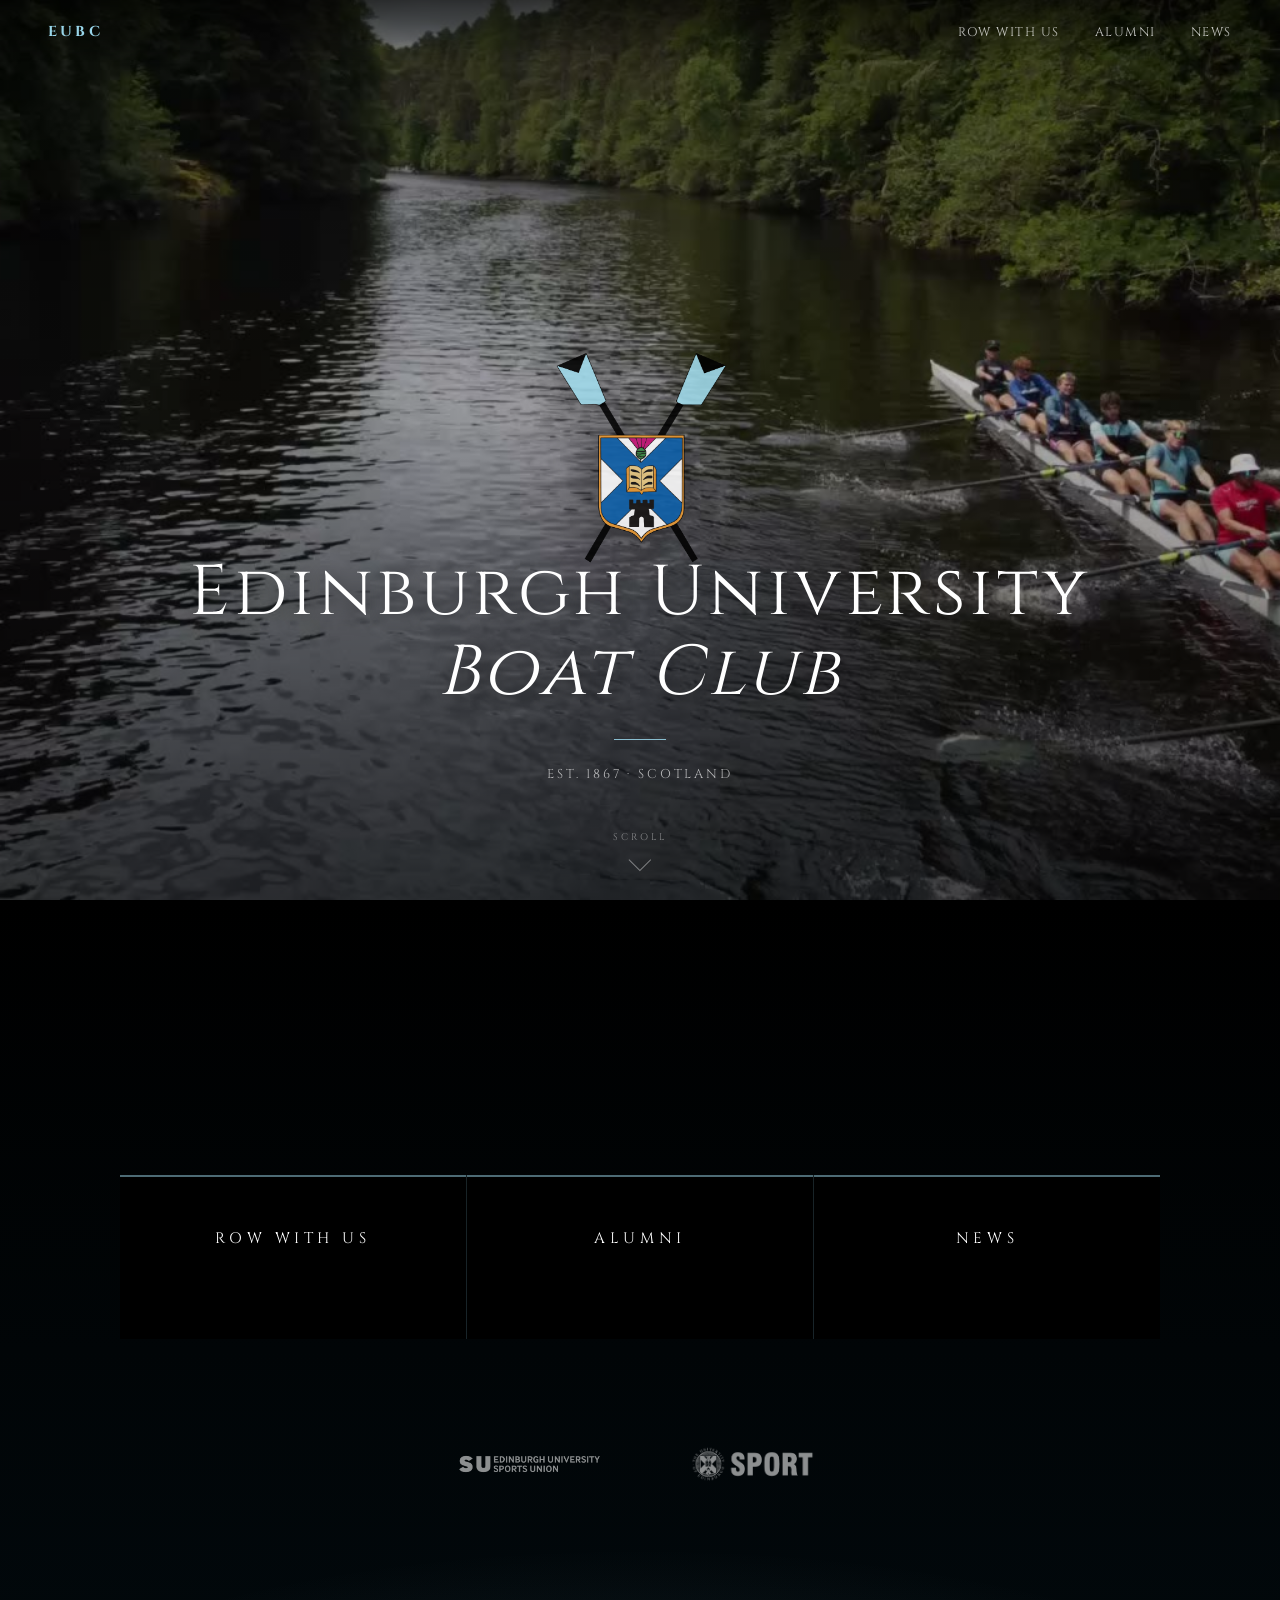
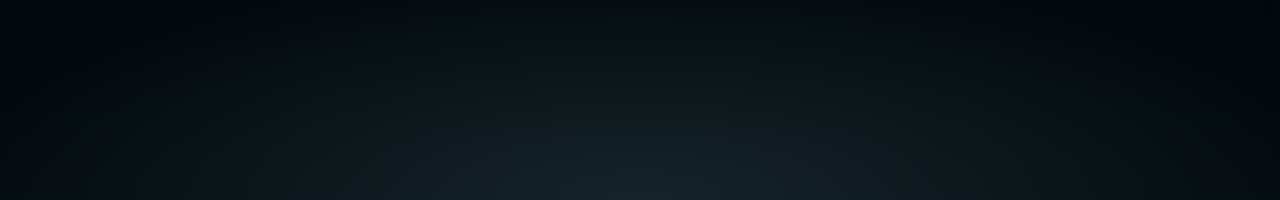
<file: index.html>
<!DOCTYPE html>
<html lang="en">
<head>
  <meta charset="UTF-8" />
  <meta name="viewport" content="width=device-width, initial-scale=1.0" />
  <title>Edinburgh University Boat Club</title>
  <!-- Paint the hero instantly with a poster while the video streams in -->
  <link rel="preload" as="image" href="images/hero-poster.jpg" fetchpriority="high" />
  <link rel="preconnect" href="https://fonts.googleapis.com" />
  <link rel="preconnect" href="https://fonts.gstatic.com" crossorigin />
  <link href="https://fonts.googleapis.com/css2?family=Cinzel:wght@400;600;700&display=swap" rel="stylesheet" />
  <style>
    *, *::before, *::after { box-sizing: border-box; margin: 0; padding: 0; }

    :root {
      --black:  #000000;
      --accent: #99d6ea;
      --white:  #FFFFFF;
    }

    html { scroll-behavior: smooth; }

    body {
      font-family: 'Trajan Pro', 'Trajan', 'Cinzel', Georgia, serif;
      background: var(--black);
      color: var(--white);
      overflow-x: hidden;
    }

    /* ── NAV ── */
    nav {
      position: fixed;
      top: 0; left: 0; right: 0;
      z-index: 100;
      display: flex;
      align-items: center;
      justify-content: space-between;
      padding: 1.25rem 3rem;
      background: linear-gradient(to bottom, rgba(0,0,0,0.6) 0%, transparent 100%);
      transition: background 0.4s;
    }
    nav.scrolled { background: linear-gradient(to bottom, rgba(0,0,0,0.95) 0%, rgba(0,0,0,0.75) 100%); }

    .nav-logo {
      font-size: 0.9rem;
      font-weight: 700;
      letter-spacing: 0.22em;
      text-transform: uppercase;
      color: var(--accent);
      text-decoration: none;
    }

    .nav-links { display: flex; gap: 2.2rem; list-style: none; }
    .nav-links a {
      color: rgba(255,255,255,0.75);
      text-decoration: none;
      font-size: 0.78rem;
      letter-spacing: 0.12em;
      text-transform: uppercase;
      transition: color 0.2s;
    }
    .nav-links a:hover { color: var(--accent); }

    /* ── HERO ── */
    .hero {
      position: relative;
      width: 100%;
      height: 100vh;
      overflow: hidden;
      display: flex;
      align-items: center;
      justify-content: center;
    }

    .hero video {
      position: absolute;
      inset: 0;
      width: 100%;
      height: 100%;
      object-fit: cover;
      object-position: center;
    }

    .hero-overlay {
      position: absolute;
      inset: 0;
      background: linear-gradient(
        to bottom,
        rgba(0,0,0,0.5) 0%,
        rgba(0,0,0,0.25) 45%,
        rgba(0,0,0,0.6) 100%
      );
    }

    /* Logo — pinned to true centre of hero */
    .hero-logo-wrap {
      position: absolute;
      top: 50%;
      left: 50%;
      transform: translate(-50%, -50%);
      z-index: 2;
    }

    .eubc-logo {
      width: clamp(140px, 20vw, 260px);
      opacity: 0.88;
      filter: drop-shadow(0 4px 24px rgba(0,0,0,0.55));
      display: block;
    }

    /* Text — anchored to lower portion of hero */
    .hero-content {
      position: absolute;
      bottom: 13%;
      left: 50%;
      transform: translateX(-50%);
      z-index: 2;
      display: flex;
      flex-direction: column;
      align-items: center;
      text-align: center;
      padding: 0 1.5rem;
      width: 100%;
    }

    .hero-title {
      font-size: clamp(2rem, 5.5vw, 4.4rem);
      font-weight: 400;
      line-height: 1.14;
      letter-spacing: 0.05em;
      color: var(--white);
      text-shadow: 0 2px 20px rgba(0,0,0,0.5);
    }

    .hero-title span {
      display: block;
      color: var(--white);
      font-style: italic;
    }

    .hero-rule {
      width: 52px;
      height: 1.5px;
      background: var(--accent);
      margin: 1.6rem auto;
      opacity: 0.85;
    }

    .hero-sub {
      font-size: 0.8rem;
      letter-spacing: 0.22em;
      text-transform: uppercase;
      color: rgba(255,255,255,0.65);
    }

    /* ── SCROLL HINT ── */
    .scroll-hint {
      position: absolute;
      bottom: 2rem;
      left: 50%;
      transform: translateX(-50%);
      z-index: 2;
      display: flex;
      flex-direction: column;
      align-items: center;
      gap: 0.5rem;
      animation: hintFade 2s ease 1.2s both;
    }

    .scroll-hint-label {
      font-size: 0.6rem;
      letter-spacing: 0.3em;
      text-transform: uppercase;
      color: rgba(255,255,255,0.45);
    }

    .scroll-arrow {
      width: 16px;
      height: 16px;
      border-right: 1.5px solid rgba(255,255,255,0.4);
      border-bottom: 1.5px solid rgba(255,255,255,0.4);
      transform: rotate(45deg);
      animation: bounce 1.8s ease-in-out infinite;
    }

    @keyframes bounce {
      0%, 100% { transform: rotate(45deg) translateY(0); opacity: 0.4; }
      50%       { transform: rotate(45deg) translateY(5px); opacity: 0.8; }
    }

    @keyframes hintFade {
      from { opacity: 0; transform: translateX(-50%) translateY(8px); }
      to   { opacity: 1; transform: translateX(-50%) translateY(0); }
    }

    /* ── LINKS SECTION ── */
    .links-section {
      min-height: 100vh;
      background:
        radial-gradient(ellipse 80% 40% at 50% 100%, rgba(153,214,234,0.13) 0%, transparent 70%),
        linear-gradient(to bottom, #000 0%, #020a0e 100%);
      display: flex;
      flex-direction: column;
      align-items: center;
      justify-content: center;
      padding: 6rem 2rem 8rem;
      gap: 6rem;
    }

    .main-btns {
      display: flex;
      flex-direction: row;
      align-items: stretch;
      gap: 1px;
      width: 100%;
      max-width: 1040px;
      background: rgba(153,214,234,0.15);
    }

    .main-btn {
      flex: 1;
      display: flex;
      flex-direction: column;
      align-items: center;
      justify-content: center;
      gap: 1.1rem;
      padding: 3.2rem 1.5rem;
      background: #000;
      border-top: 2px solid rgba(153,214,234,0.5);
      color: var(--white);
      text-decoration: none;
      font-size: clamp(0.75rem, 1.4vw, 0.95rem);
      letter-spacing: 0.3em;
      text-transform: uppercase;
      text-align: center;
      transition: background 0.3s, color 0.3s, border-color 0.3s;
    }

    .main-btn::after {
      content: '→';
      font-size: 1rem;
      opacity: 0;
      transform: translateX(-6px);
      transition: opacity 0.3s, transform 0.3s;
      color: var(--accent);
    }

    .main-btn:hover {
      background: rgba(153,214,234,0.07);
      color: var(--accent);
      border-color: var(--accent);
    }
    .main-btn:hover::after {
      opacity: 1;
      transform: translateX(0);
    }

    /* partner logos */
    .partner-logos {
      display: flex;
      align-items: center;
      justify-content: center;
      gap: 5rem;
      flex-wrap: wrap;
    }

    .partner-logo {
      height: 58px;
      width: auto;
      filter: invert(1);
      opacity: 0.55;
      transition: opacity 0.25s;
    }
    .partner-logo:hover { opacity: 0.9; }

    /* ── SCROLL REVEAL ── */
    .reveal {
      opacity: 0;
      transform: translateY(28px);
      transition:
        opacity  0.75s ease var(--delay, 0s),
        transform 0.75s ease var(--delay, 0s);
    }
    .reveal.visible {
      opacity: 1;
      transform: translateY(0);
    }

    /* ── RESPONSIVE ── */
    @media (max-width: 768px) {
      /* Nav */
      nav { padding: 1rem 1.25rem; }
      .nav-links { display: none; }

      /* Hero — use svh so the browser chrome doesn't clip the content */
      .hero {
        height: 100vh;
        height: 100svh;
      }
      .eubc-logo { width: clamp(110px, 34vw, 170px); }
      .hero-content {
        bottom: 10%;
        padding: 0 1.25rem;
      }
      .hero-title {
        font-size: clamp(1.3rem, 5.5vw, 2rem);
        letter-spacing: 0.03em;
      }
      .hero-rule { margin: 1rem auto; }
      .hero-sub {
        font-size: 0.62rem;
        letter-spacing: 0.12em;
      }

      /* Links section */
      .links-section {
        min-height: 100vh;
        min-height: 100svh;
        gap: 3.5rem;
        padding: 5rem 1.25rem 6rem;
      }

      /* Buttons — horizontal label + arrow row on mobile */
      .main-btns {
        flex-direction: column;
        max-width: 100%;
      }
      .main-btn {
        flex-direction: row;
        justify-content: space-between;
        padding: 1.4rem 1.25rem;
        font-size: 0.82rem;
        letter-spacing: 0.2em;
      }
      /* Arrow always visible on mobile (no hover state on touch) */
      .main-btn::after {
        opacity: 0.45;
        transform: translateX(0);
      }

      /* Partner logos — stack vertically, full width centered */
      .partner-logos {
        flex-direction: column;
        gap: 2.2rem;
      }
      .partner-logo { height: 38px; }
    }
  </style>
</head>
<body>

  <!-- NAV -->
  <nav id="nav">
    <a class="nav-logo" href="#">EUBC</a>
    <ul class="nav-links">
      <li><a href="row-with-us.html">Row With Us</a></li>
      <li><a href="coming-soon.html">Alumni</a></li>
      <li><a href="coming-soon.html">News</a></li>
    </ul>
  </nav>

  <!-- HERO -->
  <section class="hero">
    <video id="hero-video" autoplay muted loop playsinline webkit-playsinline
           preload="auto" poster="images/hero-poster.jpg">
      <source src="images/hero.mp4" type="video/mp4" />
    </video>
    <div class="hero-overlay"></div>
    <div class="hero-logo-wrap">
      <img src="images/EUBC_Logo(notext).png" class="eubc-logo" alt="Edinburgh University Boat Club Crest" />
    </div>
    <div class="hero-content">
      <h1 class="hero-title">
        Edinburgh University<br /><span>Boat Club</span>
      </h1>
      <div class="hero-rule"></div>
      <p class="hero-sub">Est. 1867 &middot; Scotland</p>
    </div>
    <div class="scroll-hint">
      <span class="scroll-hint-label">Scroll</span>
      <div class="scroll-arrow"></div>
    </div>
  </section>

  <!-- LINKS -->
  <section class="links-section" id="links">
    <div class="main-btns">
      <a class="main-btn reveal" href="row-with-us.html" style="--delay: 0s">Row With Us</a>
      <a class="main-btn reveal" href="coming-soon.html" style="--delay: 0.12s">Alumni</a>
      <a class="main-btn reveal" href="coming-soon.html" style="--delay: 0.24s">News</a>
    </div>
    <div class="partner-logos reveal" style="--delay: 0.4s">
      <img class="partner-logo" src="images/Sports Union Black.png" alt="Edinburgh University Sports Union" />
      <img class="partner-logo" src="images/UOE Sport - Hero logo horizontal - Black - @2x.png" alt="UOE Sport" />
    </div>
  </section>

  <script>
    // Force video play on iOS (Low Power Mode / strict autoplay policy)
    const video = document.getElementById('hero-video');
    const tryPlay = () => video.play().catch(() => {});
    tryPlay();
    document.addEventListener('touchstart', tryPlay, { once: true });
    document.addEventListener('scroll', tryPlay, { once: true, passive: true });

    // Nav solid on scroll
    const nav = document.getElementById('nav');
    window.addEventListener('scroll', () => {
      nav.classList.toggle('scrolled', window.scrollY > 60);
    }, { passive: true });

    // Scroll reveal via IntersectionObserver
    const observer = new IntersectionObserver((entries) => {
      entries.forEach(entry => {
        if (entry.isIntersecting) {
          entry.target.classList.add('visible');
          observer.unobserve(entry.target);
        }
      });
    }, { threshold: 0.15 });

    document.querySelectorAll('.reveal').forEach(el => observer.observe(el));
  </script>

</body>
</html>
</file>
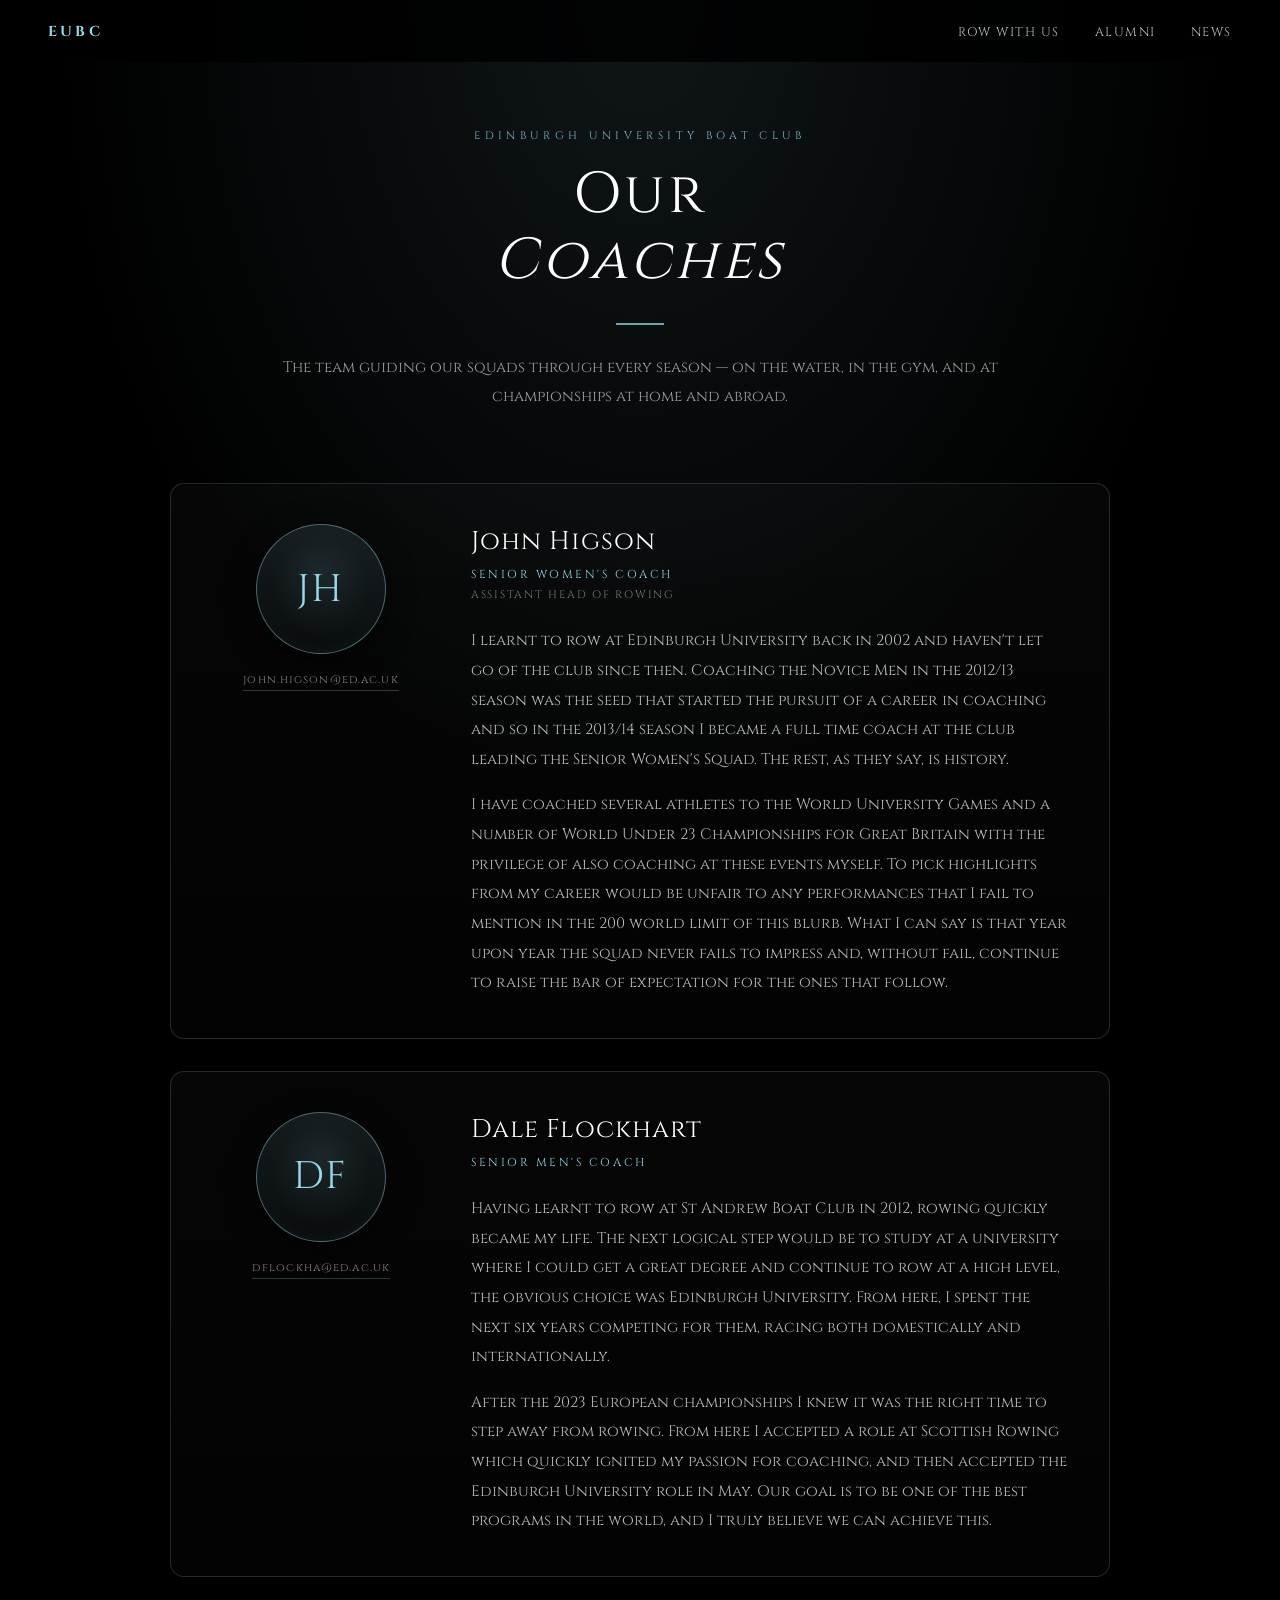
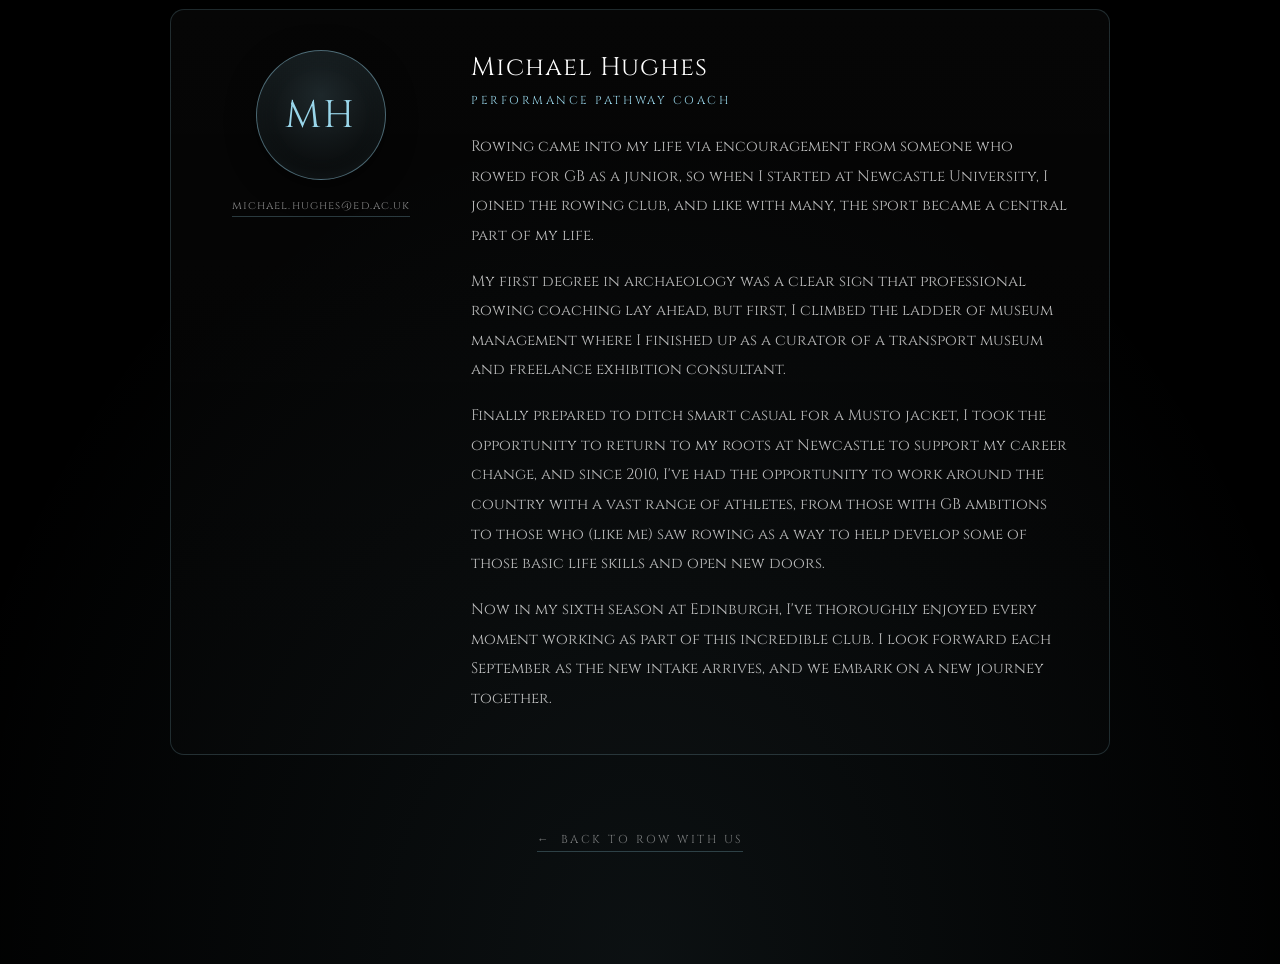
<file: coaches.html>
<!DOCTYPE html>
<html lang="en">
<head>
  <meta charset="UTF-8" />
  <meta name="viewport" content="width=device-width, initial-scale=1.0" />
  <title>Coaches — Edinburgh University Boat Club</title>
  <link rel="preconnect" href="https://fonts.googleapis.com" />
  <link rel="preconnect" href="https://fonts.gstatic.com" crossorigin />
  <link href="https://fonts.googleapis.com/css2?family=Cinzel:wght@400;600;700&display=swap" rel="stylesheet" />
  <style>
    *, *::before, *::after { box-sizing: border-box; margin: 0; padding: 0; }

    :root {
      --black:  #000000;
      --accent: #99d6ea;
      --white:  #FFFFFF;
    }

    html { scroll-behavior: smooth; }

    body {
      font-family: 'Trajan Pro', 'Trajan', 'Cinzel', Georgia, serif;
      background: var(--black);
      color: var(--white);
      min-height: 100vh;
      min-height: 100svh;
      overflow-x: hidden;
    }

    /* ── NAV ── */
    nav {
      position: fixed;
      top: 0; left: 0; right: 0;
      z-index: 100;
      display: flex;
      align-items: center;
      justify-content: space-between;
      padding: 1.25rem 3rem;
      background: rgba(0,0,0,0.85);
    }

    .nav-logo {
      font-size: 0.9rem;
      font-weight: 700;
      letter-spacing: 0.22em;
      text-transform: uppercase;
      color: var(--accent);
      text-decoration: none;
    }

    .nav-links { display: flex; gap: 2.2rem; list-style: none; }
    .nav-links a {
      color: rgba(255,255,255,0.75);
      text-decoration: none;
      font-size: 0.78rem;
      letter-spacing: 0.12em;
      text-transform: uppercase;
      transition: color 0.2s;
    }
    .nav-links a:hover { color: var(--accent); }

    /* ── PAGE ── */
    .page {
      min-height: 100vh;
      min-height: 100svh;
      padding: 8rem 2rem 7rem;
      background:
        radial-gradient(ellipse 70% 50% at 50% 0%, rgba(153,214,234,0.10) 0%, transparent 65%),
        radial-gradient(ellipse 80% 50% at 50% 100%, rgba(153,214,234,0.08) 0%, transparent 70%),
        #000;
    }

    .page-head {
      text-align: center;
      max-width: 720px;
      margin: 0 auto 4.5rem;
    }

    .label {
      font-size: 0.68rem;
      letter-spacing: 0.4em;
      text-transform: uppercase;
      color: var(--accent);
      margin-bottom: 1.2rem;
      opacity: 0.85;
    }

    .heading {
      font-size: clamp(2rem, 6vw, 3.6rem);
      font-weight: 400;
      letter-spacing: 0.06em;
      line-height: 1.15;
      color: var(--white);
    }

    .heading span {
      display: block;
      font-style: italic;
      color: var(--white);
    }

    .rule {
      width: 48px;
      height: 1.5px;
      background: var(--accent);
      margin: 1.8rem auto;
      opacity: 0.75;
    }

    .intro {
      font-size: 0.95rem;
      line-height: 1.9;
      color: rgba(255,255,255,0.6);
    }

    /* ── COACH LIST ── */
    .coaches {
      max-width: 940px;
      margin: 0 auto;
      display: flex;
      flex-direction: column;
      gap: 2rem;
    }

    .coach-card {
      display: grid;
      grid-template-columns: 220px 1fr;
      gap: 2.5rem;
      align-items: start;
      padding: 2.5rem;
      background: linear-gradient(to bottom, rgba(255,255,255,0.025), rgba(255,255,255,0.01));
      border: 1px solid rgba(153,214,234,0.18);
      border-radius: 14px;
    }

    /* Avatar column */
    .coach-aside {
      display: flex;
      flex-direction: column;
      align-items: center;
      text-align: center;
      gap: 1.1rem;
    }

    /* Initials avatar — built to swap for a real <img> later */
    .avatar {
      width: 130px;
      height: 130px;
      border-radius: 50%;
      display: flex;
      align-items: center;
      justify-content: center;
      font-size: 2.4rem;
      letter-spacing: 0.06em;
      color: var(--accent);
      background:
        radial-gradient(circle at 50% 35%, rgba(153,214,234,0.16) 0%, rgba(153,214,234,0.04) 70%);
      border: 1.5px solid rgba(153,214,234,0.45);
      box-shadow: 0 6px 28px rgba(0,0,0,0.5), inset 0 0 24px rgba(153,214,234,0.06);
      overflow: hidden;
    }
    .avatar img {
      width: 100%;
      height: 100%;
      object-fit: cover;
      display: block;
    }

    .coach-email {
      display: inline-flex;
      align-items: center;
      gap: 0.45rem;
      font-size: 0.7rem;
      letter-spacing: 0.1em;
      text-transform: lowercase;
      word-break: break-all;
      color: rgba(255,255,255,0.5);
      text-decoration: none;
      border-bottom: 1px solid rgba(153,214,234,0.25);
      padding-bottom: 0.2rem;
      transition: color 0.2s, border-color 0.2s;
    }
    .coach-email:hover {
      color: var(--accent);
      border-color: var(--accent);
    }

    /* Body column */
    .coach-name {
      font-size: 1.6rem;
      font-weight: 400;
      letter-spacing: 0.04em;
      color: var(--white);
      margin-bottom: 0.5rem;
    }

    .coach-role {
      font-size: 0.72rem;
      letter-spacing: 0.22em;
      text-transform: uppercase;
      color: var(--accent);
    }

    .coach-subrole {
      font-size: 0.68rem;
      letter-spacing: 0.16em;
      text-transform: uppercase;
      color: rgba(255,255,255,0.45);
      margin-top: 0.3rem;
    }

    .coach-bio {
      margin-top: 1.5rem;
      display: flex;
      flex-direction: column;
      gap: 1rem;
    }

    .coach-bio p {
      font-size: 0.95rem;
      line-height: 1.95;
      color: rgba(255,255,255,0.72);
    }

    /* ── BACK LINK ── */
    .back-wrap {
      text-align: center;
      margin-top: 4.5rem;
    }

    .back-link {
      display: inline-flex;
      align-items: center;
      gap: 0.6rem;
      font-size: 0.72rem;
      letter-spacing: 0.22em;
      text-transform: uppercase;
      color: rgba(255,255,255,0.45);
      text-decoration: none;
      border-bottom: 1px solid rgba(153,214,234,0.25);
      padding-bottom: 0.25rem;
      transition: color 0.2s, border-color 0.2s;
    }
    .back-link::before { content: '←'; }
    .back-link:hover {
      color: var(--accent);
      border-color: var(--accent);
    }

    /* ── RESPONSIVE ── */
    @media (max-width: 768px) {
      nav { padding: 1rem 1.25rem; }
      .nav-links { display: none; }

      .page { padding: 6rem 1.25rem 5rem; }
      .page-head { margin-bottom: 3rem; }

      .coach-card {
        grid-template-columns: 1fr;
        gap: 1.75rem;
        padding: 2rem 1.5rem;
        text-align: center;
      }
      .avatar { width: 110px; height: 110px; font-size: 2rem; }
      .coach-bio { text-align: left; }
    }
  </style>
</head>
<body>

  <!-- NAV -->
  <nav>
    <a class="nav-logo" href="index.html">EUBC</a>
    <ul class="nav-links">
      <li><a href="row-with-us.html">Row With Us</a></li>
      <li><a href="coming-soon.html">Alumni</a></li>
      <li><a href="coming-soon.html">News</a></li>
    </ul>
  </nav>

  <main class="page">
    <header class="page-head">
      <p class="label">Edinburgh University Boat Club</p>
      <h1 class="heading">Our <span>Coaches</span></h1>
      <div class="rule"></div>
      <p class="intro">
        The team guiding our squads through every season — on the water, in the gym,
        and at championships at home and abroad.
      </p>
    </header>

    <section class="coaches">

      <!-- John Higson -->
      <article class="coach-card">
        <aside class="coach-aside">
          <div class="avatar" aria-hidden="true">JH</div>
          <a class="coach-email" href="mailto:john.higson@ed.ac.uk">john.higson@ed.ac.uk</a>
        </aside>
        <div class="coach-body">
          <h2 class="coach-name">John Higson</h2>
          <p class="coach-role">Senior Women's Coach</p>
          <p class="coach-subrole">Assistant Head of Rowing</p>
          <div class="coach-bio">
            <p>
              I learnt to row at Edinburgh University back in 2002 and haven't let go of the
              club since then. Coaching the Novice Men in the 2012/13 season was the seed that
              started the pursuit of a career in coaching and so in the 2013/14 season I became
              a full time coach at the club leading the Senior Women's Squad. The rest, as they
              say, is history.
            </p>
            <p>
              I have coached several athletes to the World University Games and a number of
              World Under 23 Championships for Great Britain with the privilege of also coaching
              at these events myself. To pick highlights from my career would be unfair to any
              performances that I fail to mention in the 200 world limit of this blurb. What I
              can say is that year upon year the squad never fails to impress and, without fail,
              continue to raise the bar of expectation for the ones that follow.
            </p>
          </div>
        </div>
      </article>

      <!-- Dale Flockhart -->
      <article class="coach-card">
        <aside class="coach-aside">
          <div class="avatar" aria-hidden="true">DF</div>
          <a class="coach-email" href="mailto:dflockha@ed.ac.uk">dflockha@ed.ac.uk</a>
        </aside>
        <div class="coach-body">
          <h2 class="coach-name">Dale Flockhart</h2>
          <p class="coach-role">Senior Men's Coach</p>
          <div class="coach-bio">
            <p>
              Having learnt to row at St Andrew Boat Club in 2012, rowing quickly became my
              life. The next logical step would be to study at a university where I could get a
              great degree and continue to row at a high level, the obvious choice was Edinburgh
              University. From here, I spent the next six years competing for them, racing both
              domestically and internationally.
            </p>
            <p>
              After the 2023 European championships I knew it was the right time to step away
              from rowing. From here I accepted a role at Scottish Rowing which quickly ignited
              my passion for coaching, and then accepted the Edinburgh University role in May.
              Our goal is to be one of the best programs in the world, and I truly believe we
              can achieve this.
            </p>
          </div>
        </div>
      </article>

      <!-- Michael Hughes -->
      <article class="coach-card">
        <aside class="coach-aside">
          <div class="avatar" aria-hidden="true">MH</div>
          <a class="coach-email" href="mailto:michael.hughes@ed.ac.uk">michael.hughes@ed.ac.uk</a>
        </aside>
        <div class="coach-body">
          <h2 class="coach-name">Michael Hughes</h2>
          <p class="coach-role">Performance Pathway Coach</p>
          <div class="coach-bio">
            <p>
              Rowing came into my life via encouragement from someone who rowed for GB as a
              junior, so when I started at Newcastle University, I joined the rowing club, and
              like with many, the sport became a central part of my life.
            </p>
            <p>
              My first degree in archaeology was a clear sign that professional rowing coaching
              lay ahead, but first, I climbed the ladder of museum management where I finished up
              as a curator of a transport museum and freelance exhibition consultant.
            </p>
            <p>
              Finally prepared to ditch smart casual for a Musto jacket, I took the opportunity
              to return to my roots at Newcastle to support my career change, and since 2010,
              I've had the opportunity to work around the country with a vast range of athletes,
              from those with GB ambitions to those who (like me) saw rowing as a way to help
              develop some of those basic life skills and open new doors.
            </p>
            <p>
              Now in my sixth season at Edinburgh, I've thoroughly enjoyed every moment working
              as part of this incredible club. I look forward each September as the new intake
              arrives, and we embark on a new journey together.
            </p>
          </div>
        </div>
      </article>

    </section>

    <div class="back-wrap">
      <a class="back-link" href="row-with-us.html">Back to Row With Us</a>
    </div>
  </main>

</body>
</html>
</file>
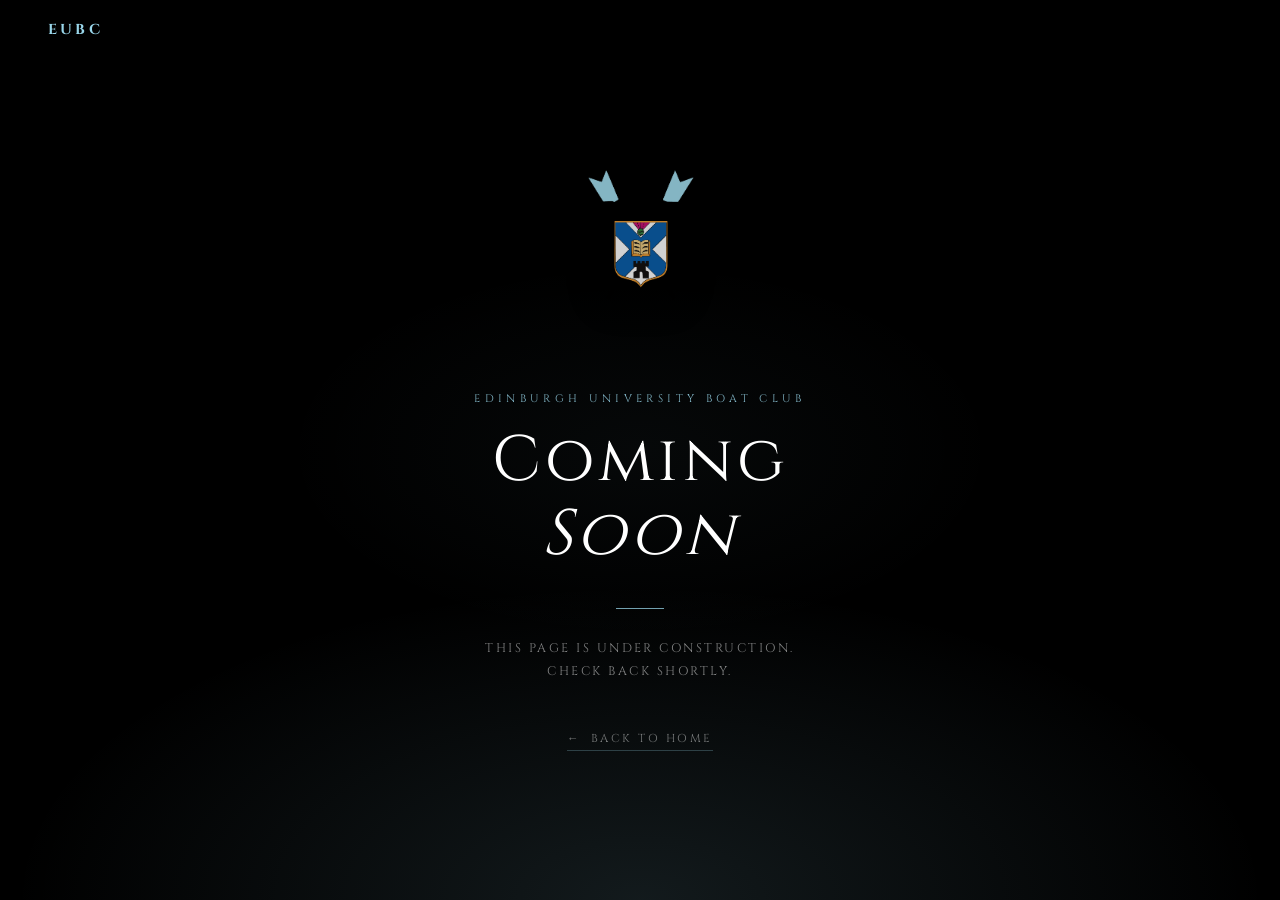
<file: coming-soon.html>
<!DOCTYPE html>
<html lang="en">
<head>
  <meta charset="UTF-8" />
  <meta name="viewport" content="width=device-width, initial-scale=1.0" />
  <title>Coming Soon — Edinburgh University Boat Club</title>
  <link rel="preconnect" href="https://fonts.googleapis.com" />
  <link rel="preconnect" href="https://fonts.gstatic.com" crossorigin />
  <link href="https://fonts.googleapis.com/css2?family=Cinzel:wght@400;600;700&display=swap" rel="stylesheet" />
  <style>
    *, *::before, *::after { box-sizing: border-box; margin: 0; padding: 0; }

    :root {
      --black:  #000000;
      --accent: #99d6ea;
      --white:  #FFFFFF;
    }

    html { scroll-behavior: smooth; }

    body {
      font-family: 'Trajan Pro', 'Trajan', 'Cinzel', Georgia, serif;
      background: var(--black);
      color: var(--white);
      min-height: 100vh;
      min-height: 100svh;
      overflow-x: hidden;
    }

    /* ── NAV ── */
    nav {
      position: fixed;
      top: 0; left: 0; right: 0;
      z-index: 100;
      display: flex;
      align-items: center;
      justify-content: space-between;
      padding: 1.25rem 3rem;
      background: rgba(0,0,0,0.85);
    }

    .nav-logo {
      font-size: 0.9rem;
      font-weight: 700;
      letter-spacing: 0.22em;
      text-transform: uppercase;
      color: var(--accent);
      text-decoration: none;
    }

    /* ── PAGE ── */
    .page {
      min-height: 100vh;
      min-height: 100svh;
      display: flex;
      flex-direction: column;
      align-items: center;
      justify-content: center;
      text-align: center;
      padding: 6rem 2rem 8rem;
      background:
        radial-gradient(ellipse 70% 50% at 50% 100%, rgba(153,214,234,0.12) 0%, transparent 70%),
        radial-gradient(ellipse 40% 30% at 50% 50%, rgba(153,214,234,0.04) 0%, transparent 70%),
        #000;
    }

    .crest {
      width: clamp(90px, 14vw, 160px);
      opacity: 0.82;
      filter: drop-shadow(0 4px 24px rgba(0,0,0,0.6));
      margin-bottom: 3rem;
    }

    .label {
      font-size: 0.68rem;
      letter-spacing: 0.4em;
      text-transform: uppercase;
      color: var(--accent);
      margin-bottom: 1.2rem;
      opacity: 0.85;
    }

    .heading {
      font-size: clamp(2rem, 6vw, 4rem);
      font-weight: 400;
      letter-spacing: 0.06em;
      line-height: 1.15;
      color: var(--white);
      margin-bottom: 0.4rem;
    }

    .heading span {
      display: block;
      font-style: italic;
      color: var(--white);
    }

    .rule {
      width: 48px;
      height: 1.5px;
      background: var(--accent);
      margin: 1.8rem auto;
      opacity: 0.75;
    }

    .sub {
      font-size: 0.78rem;
      letter-spacing: 0.2em;
      text-transform: uppercase;
      color: rgba(255,255,255,0.5);
      max-width: 320px;
      line-height: 1.8;
      margin-bottom: 3rem;
    }

    .back-link {
      display: inline-flex;
      align-items: center;
      gap: 0.6rem;
      font-size: 0.72rem;
      letter-spacing: 0.22em;
      text-transform: uppercase;
      color: rgba(255,255,255,0.45);
      text-decoration: none;
      border-bottom: 1px solid rgba(153,214,234,0.25);
      padding-bottom: 0.25rem;
      transition: color 0.2s, border-color 0.2s;
    }
    .back-link::before { content: '←'; }
    .back-link:hover {
      color: var(--accent);
      border-color: var(--accent);
    }

    @media (max-width: 640px) {
      nav { padding: 1rem 1.25rem; }
      .page { padding: 5rem 1.25rem 6rem; }
      .crest { margin-bottom: 2.2rem; }
    }
  </style>
</head>
<body>

  <nav>
    <a class="nav-logo" href="index.html">EUBC</a>
  </nav>

  <main class="page">
    <img src="EUBC_Logo(notext).png" class="crest" alt="Edinburgh University Boat Club" />
    <p class="label">Edinburgh University Boat Club</p>
    <h1 class="heading">Coming<br /><span>Soon</span></h1>
    <div class="rule"></div>
    <p class="sub">This page is under construction.<br />Check back shortly.</p>
    <a class="back-link" href="index.html">Back to Home</a>
  </main>

</body>
</html>
</file>
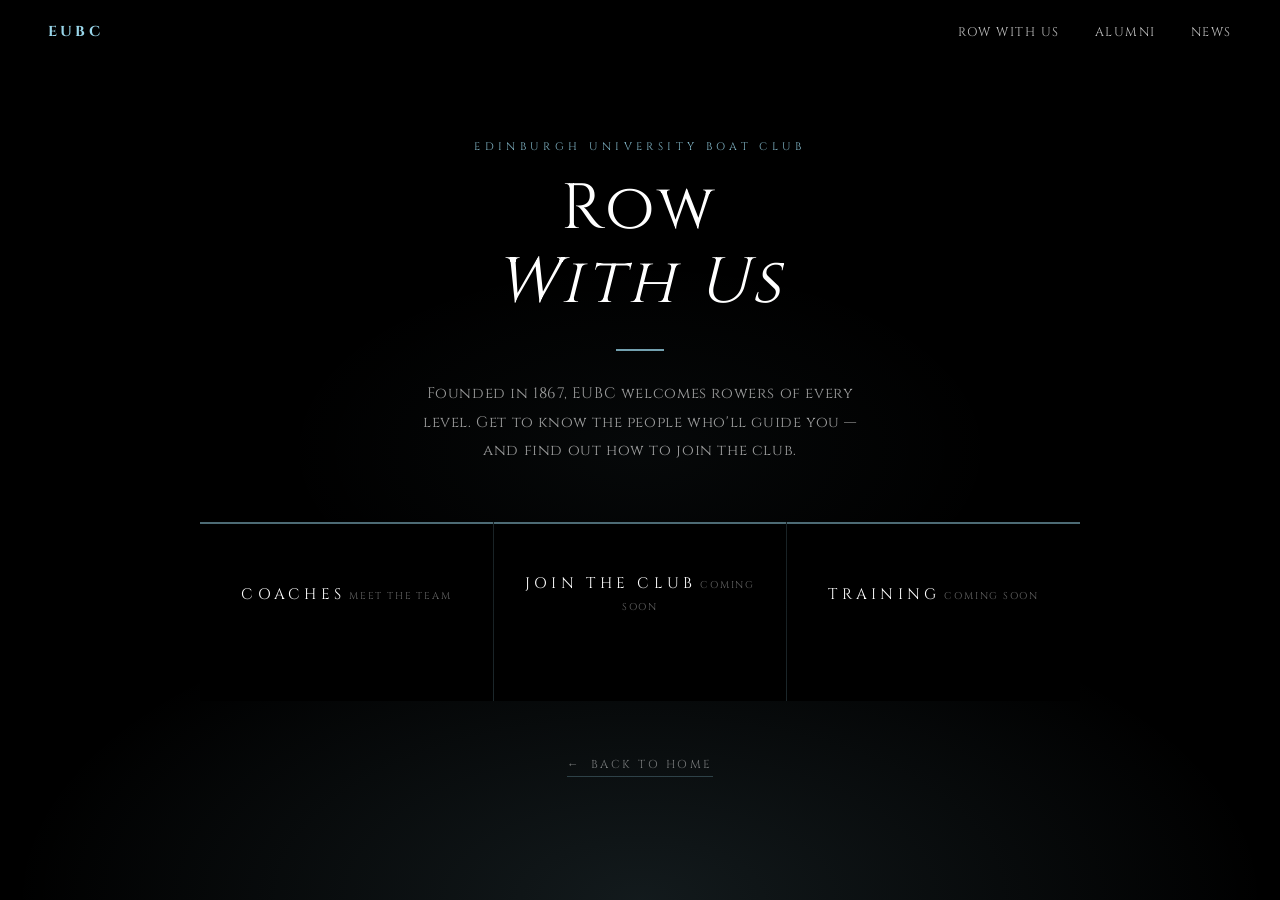
<file: row-with-us.html>
<!DOCTYPE html>
<html lang="en">
<head>
  <meta charset="UTF-8" />
  <meta name="viewport" content="width=device-width, initial-scale=1.0" />
  <title>Row With Us — Edinburgh University Boat Club</title>
  <link rel="preconnect" href="https://fonts.googleapis.com" />
  <link rel="preconnect" href="https://fonts.gstatic.com" crossorigin />
  <link href="https://fonts.googleapis.com/css2?family=Cinzel:wght@400;600;700&display=swap" rel="stylesheet" />
  <style>
    *, *::before, *::after { box-sizing: border-box; margin: 0; padding: 0; }

    :root {
      --black:  #000000;
      --accent: #99d6ea;
      --white:  #FFFFFF;
    }

    html { scroll-behavior: smooth; }

    body {
      font-family: 'Trajan Pro', 'Trajan', 'Cinzel', Georgia, serif;
      background: var(--black);
      color: var(--white);
      min-height: 100vh;
      min-height: 100svh;
      overflow-x: hidden;
    }

    /* ── NAV ── */
    nav {
      position: fixed;
      top: 0; left: 0; right: 0;
      z-index: 100;
      display: flex;
      align-items: center;
      justify-content: space-between;
      padding: 1.25rem 3rem;
      background: rgba(0,0,0,0.85);
    }

    .nav-logo {
      font-size: 0.9rem;
      font-weight: 700;
      letter-spacing: 0.22em;
      text-transform: uppercase;
      color: var(--accent);
      text-decoration: none;
    }

    .nav-links { display: flex; gap: 2.2rem; list-style: none; }
    .nav-links a {
      color: rgba(255,255,255,0.75);
      text-decoration: none;
      font-size: 0.78rem;
      letter-spacing: 0.12em;
      text-transform: uppercase;
      transition: color 0.2s;
    }
    .nav-links a:hover { color: var(--accent); }

    /* ── PAGE ── */
    .page {
      min-height: 100vh;
      min-height: 100svh;
      display: flex;
      flex-direction: column;
      align-items: center;
      justify-content: center;
      text-align: center;
      padding: 8rem 2rem 7rem;
      background:
        radial-gradient(ellipse 70% 50% at 50% 100%, rgba(153,214,234,0.12) 0%, transparent 70%),
        radial-gradient(ellipse 40% 30% at 50% 50%, rgba(153,214,234,0.04) 0%, transparent 70%),
        #000;
    }

    .label {
      font-size: 0.68rem;
      letter-spacing: 0.4em;
      text-transform: uppercase;
      color: var(--accent);
      margin-bottom: 1.2rem;
      opacity: 0.85;
    }

    .heading {
      font-size: clamp(2rem, 6vw, 4rem);
      font-weight: 400;
      letter-spacing: 0.06em;
      line-height: 1.15;
      color: var(--white);
    }

    .heading span {
      display: block;
      font-style: italic;
      color: var(--white);
    }

    .rule {
      width: 48px;
      height: 1.5px;
      background: var(--accent);
      margin: 1.8rem auto;
      opacity: 0.75;
    }

    .sub {
      font-size: 0.95rem;
      letter-spacing: 0.04em;
      line-height: 1.9;
      color: rgba(255,255,255,0.6);
      max-width: 460px;
      margin: 0 auto 3.5rem;
    }

    /* ── LINK CARDS ── */
    .cards {
      display: flex;
      flex-direction: row;
      align-items: stretch;
      gap: 1px;
      width: 100%;
      max-width: 880px;
      background: rgba(153,214,234,0.15);
      margin-bottom: 3.5rem;
    }

    .card {
      flex: 1;
      display: flex;
      flex-direction: column;
      align-items: center;
      justify-content: center;
      gap: 0.9rem;
      padding: 3rem 1.5rem;
      background: #000;
      border-top: 2px solid rgba(153,214,234,0.5);
      color: var(--white);
      text-decoration: none;
      transition: background 0.3s, color 0.3s, border-color 0.3s;
    }

    .card-title {
      font-size: clamp(0.78rem, 1.4vw, 0.95rem);
      letter-spacing: 0.28em;
      text-transform: uppercase;
    }

    .card-note {
      font-size: 0.62rem;
      letter-spacing: 0.18em;
      text-transform: uppercase;
      color: rgba(255,255,255,0.4);
    }

    .card::after {
      content: '→';
      font-size: 1rem;
      opacity: 0;
      transform: translateX(-6px);
      transition: opacity 0.3s, transform 0.3s;
      color: var(--accent);
    }

    .card:hover {
      background: rgba(153,214,234,0.07);
      color: var(--accent);
      border-color: var(--accent);
    }
    .card:hover .card-note { color: rgba(153,214,234,0.7); }
    .card:hover::after { opacity: 1; transform: translateX(0); }

    /* ── BACK LINK ── */
    .back-link {
      display: inline-flex;
      align-items: center;
      gap: 0.6rem;
      font-size: 0.72rem;
      letter-spacing: 0.22em;
      text-transform: uppercase;
      color: rgba(255,255,255,0.45);
      text-decoration: none;
      border-bottom: 1px solid rgba(153,214,234,0.25);
      padding-bottom: 0.25rem;
      transition: color 0.2s, border-color 0.2s;
    }
    .back-link::before { content: '←'; }
    .back-link:hover {
      color: var(--accent);
      border-color: var(--accent);
    }

    /* ── RESPONSIVE ── */
    @media (max-width: 768px) {
      nav { padding: 1rem 1.25rem; }
      .nav-links { display: none; }

      .page { padding: 6rem 1.25rem 5rem; }

      .cards {
        flex-direction: column;
        max-width: 100%;
      }
      .card {
        flex-direction: row;
        justify-content: space-between;
        padding: 1.5rem 1.25rem;
        text-align: left;
      }
      .card-meta {
        display: flex;
        flex-direction: column;
        gap: 0.3rem;
        align-items: flex-start;
      }
      .card::after { opacity: 0.45; transform: translateX(0); }
    }
  </style>
</head>
<body>

  <!-- NAV -->
  <nav>
    <a class="nav-logo" href="index.html">EUBC</a>
    <ul class="nav-links">
      <li><a href="row-with-us.html">Row With Us</a></li>
      <li><a href="coming-soon.html">Alumni</a></li>
      <li><a href="coming-soon.html">News</a></li>
    </ul>
  </nav>

  <main class="page">
    <p class="label">Edinburgh University Boat Club</p>
    <h1 class="heading">Row <span>With Us</span></h1>
    <div class="rule"></div>
    <p class="sub">
      Founded in 1867, EUBC welcomes rowers of every level. Get to know the people
      who'll guide you — and find out how to join the club.
    </p>

    <div class="cards">
      <a class="card" href="coaches.html">
        <span class="card-meta">
          <span class="card-title">Coaches</span>
          <span class="card-note">Meet the team</span>
        </span>
      </a>
      <a class="card" href="coming-soon.html">
        <span class="card-meta">
          <span class="card-title">Join the Club</span>
          <span class="card-note">Coming soon</span>
        </span>
      </a>
      <a class="card" href="coming-soon.html">
        <span class="card-meta">
          <span class="card-title">Training</span>
          <span class="card-note">Coming soon</span>
        </span>
      </a>
    </div>

    <a class="back-link" href="index.html">Back to Home</a>
  </main>

</body>
</html>
</file>
